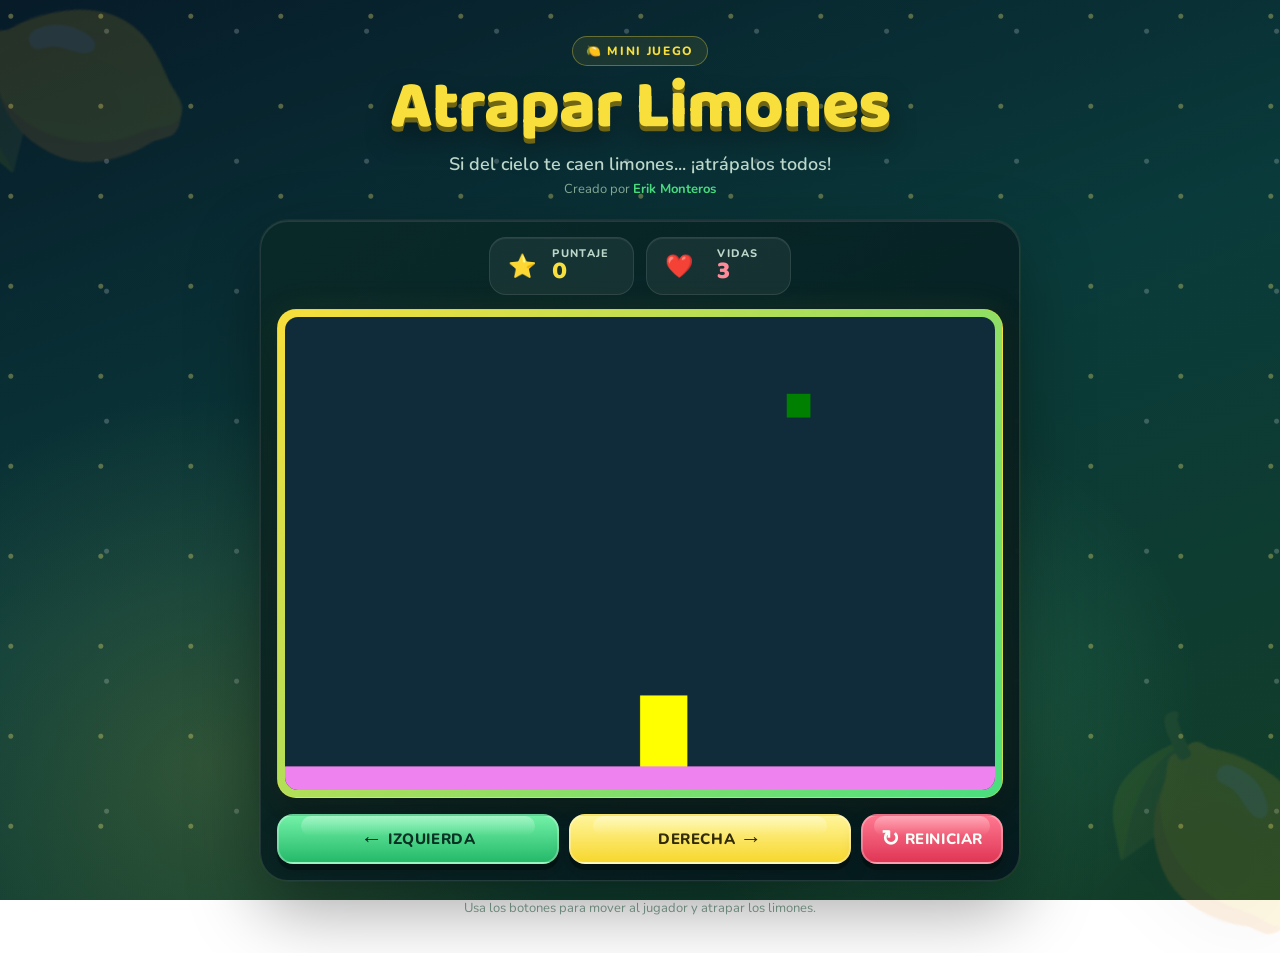
<file: index.html>
<!DOCTYPE html>
<html lang="es">

<head>
  <meta charset="UTF-8">

  <meta
    name="viewport"
    content="width=device-width, initial-scale=1.0"
  >

  <meta
    name="description"
    content="Atrapa los limones antes de que caigan y consigue el mejor puntaje."
  >

  <title>Atrapar Limones</title>

  <link rel="stylesheet" href="limones.css">

  <script src="utils.js"></script>
</head>

<body onload="iniciar()">

  <main class="contenedor">

    <header class="encabezado">

      <div class="insignia">
        🍋 MINI JUEGO
      </div>

      <h1>Atrapar Limones</h1>

      <p class="subtitulo">
        Si del cielo te caen limones... ¡atrápalos todos!
      </p>

      <p class="autor">
        Creado por <strong>Erik Monteros</strong>
      </p>

    </header>

    <section
      class="tarjeta-juego"
      aria-label="Juego Atrapar Limones"
    >

      <div
        class="panel"
        aria-label="Marcador del juego"
      >

        <p class="dato">

          <span
            class="icono"
            aria-hidden="true"
          >
            ⭐
          </span>

          <span class="etiqueta">
            Puntaje
          </span>

          <span id="txtPuntaje">
            0
          </span>

        </p>

        <p class="dato">

          <span
            class="icono"
            aria-hidden="true"
          >
            ❤️
          </span>

          <span class="etiqueta">
            Vidas
          </span>

          <span id="txtVidas">
            3
          </span>

        </p>

      </div>

      <div class="marco-canvas">

        <canvas
          id="areaJuego"
          width="600"
          height="400"
        >
          Tu navegador no admite el elemento canvas.
        </canvas>

      </div>

      <div
        class="botones"
        aria-label="Controles del juego"
      >

        <button
          class="boton boton-movimiento"
          type="button"
          onclick="moverIzquierda()"
        >
          <span aria-hidden="true">←</span>
          Izquierda
        </button>

        <button
          class="boton boton-movimiento"
          type="button"
          onclick="moverDerecha()"
        >
          Derecha
          <span aria-hidden="true">→</span>
        </button>

        <button
          class="boton boton-reiniciar"
          type="button"
          onclick="reiniciarJuego()"
        >
          <span aria-hidden="true">↻</span>
          Reiniciar
        </button>

      </div>

    </section>

    <p class="ayuda">
      Usa los botones para mover al jugador y atrapar los limones.
    </p>

  </main>

  <script src="limones.js"></script>

</body>

</html>
</file>
<file: limones.css>
@import url("https://fonts.googleapis.com/css2?family=Baloo+2:wght@500;600;700;800&family=Nunito:wght@500;600;700;800&display=swap");

:root {
  --imagen-fondo: url("804c3b77-f735-4bc2-a51f-8b9843c9f149.png");
  --fondo-oscuro: #071a16;
  --fondo-medio: #0d2b22;
  --verde-claro: #4ade80;
  --limon: #f8df3c;
  --limon-claro: #fff7a6;
  --blanco: #f7fff9;
  --texto-suave: #bdd7ca;
  --sombra: rgba(0, 0, 0, 0.35);
}

* { box-sizing: border-box; }

body {
  min-height: 100vh;
  margin: 0;
  padding: 36px 20px;
  overflow-x: hidden;
  color: var(--blanco);
  font-family: "Nunito", Arial, sans-serif;
  text-align: center;
  background:
    radial-gradient(circle at 12% 18%, rgba(255, 241, 118, 0.32) 0 2px, transparent 3px),
    radial-gradient(circle at 82% 24%, rgba(255, 255, 255, 0.20) 0 2px, transparent 3px),
    radial-gradient(circle at 72% 78%, rgba(109, 242, 166, 0.18), transparent 24%),
    radial-gradient(circle at 16% 85%, rgba(248, 223, 60, 0.15), transparent 28%),
    linear-gradient(160deg, #071b29 0%, #0a3b3b 48%, #123d27 100%);
  background-size: 90px 90px, 130px 130px, auto, auto, auto;
  background-attachment: fixed;
}

body::before, body::after {
  position: fixed;
  z-index: -1;
  color: rgba(248, 223, 60, 0.12);
  font-size: 190px;
  content: "🍋";
  filter: blur(0.5px) drop-shadow(0 18px 30px rgba(0, 0, 0, 0.22));
}

body::before { top: -45px; left: -55px; transform: rotate(-18deg); }
body::after { right: -55px; bottom: -55px; transform: rotate(22deg); }

.contenedor { width: min(100%, 760px); margin: 0 auto; }
.encabezado { margin-bottom: 22px; }

.insignia {
  display: inline-block;
  margin-bottom: 8px;
  padding: 6px 13px;
  border: 1px solid rgba(248, 223, 60, 0.34);
  border-radius: 999px;
  color: var(--limon);
  background: rgba(248, 223, 60, 0.08);
  font-size: 12px;
  font-weight: 800;
  letter-spacing: 1.7px;
}

h1 {
  margin: 0;
  color: var(--limon);
  font-family: "Baloo 2", Arial, sans-serif;
  font-size: clamp(42px, 8vw, 68px);
  font-weight: 800;
  line-height: 1;
  letter-spacing: -1px;
  text-shadow: 0 5px 0 #6f6513, 0 12px 28px rgba(0, 0, 0, 0.4);
}

.subtitulo { margin: 10px 0 4px; color: var(--texto-suave); font-size: clamp(15px, 3vw, 18px); font-weight: 600; }
.autor { margin: 0; color: #86aa98; font-size: 13px; }
.autor strong { color: var(--verde-claro); }

.tarjeta-juego {
  padding: 16px;
  border: 1px solid rgba(255, 255, 255, 0.11);
  border-radius: 28px;
  background: linear-gradient(145deg, rgba(10, 41, 40, 0.91), rgba(5, 24, 29, 0.92));
  box-shadow: 0 28px 70px var(--sombra), 0 0 0 1px rgba(248, 223, 60, 0.06), inset 0 1px 0 rgba(255, 255, 255, 0.1);
  backdrop-filter: blur(12px);
}

.panel { display: flex; gap: 12px; justify-content: center; margin-bottom: 14px; }

.dato {
  display: grid;
  grid-template-columns: auto auto;
  grid-template-rows: auto auto;
  min-width: 145px;
  margin: 0;
  padding: 10px 18px;
  border: 1px solid rgba(255, 255, 255, 0.1);
  border-radius: 17px;
  text-align: left;
  background: rgba(255, 255, 255, 0.06);
  box-shadow: inset 0 1px 0 rgba(255, 255, 255, 0.07);
}

.icono { grid-row: 1 / 3; align-self: center; margin-right: 10px; font-size: 23px; }
.etiqueta { color: var(--texto-suave); font-size: 11px; font-weight: 800; line-height: 1; letter-spacing: 1.3px; text-transform: uppercase; }

#txtPuntaje, #txtVidas { font-family: "Baloo 2", Arial, sans-serif; font-size: 25px; font-weight: 800; line-height: 1; }
#txtPuntaje { color: var(--limon); }
#txtVidas { color: #ff8b9a; }

.marco-canvas {
  padding: 7px;
  overflow: hidden;
  border: 1px solid rgba(248, 223, 60, 0.35);
  border-radius: 19px;
  background: linear-gradient(135deg, var(--limon), var(--verde-claro));
  box-shadow: 0 12px 32px rgba(0, 0, 0, 0.3), 0 0 35px rgba(248, 223, 60, 0.08);
}

canvas { display: block; width: 100%; height: auto; border-radius: 13px; background-color: #102b3a; }
.botones { display: grid; grid-template-columns: 1fr 1fr auto; gap: 10px; margin-top: 16px; }

.boton {
  position: relative;
  overflow: hidden;
  min-height: 50px;
  padding: 10px 18px;
  border: 2px solid rgba(255, 255, 255, 0.28);
  border-radius: 16px;
  color: #0b211a;
  font-family: "Nunito", Arial, sans-serif;
  font-size: 15px;
  font-weight: 800;
  cursor: pointer;
  text-transform: uppercase;
  letter-spacing: 0.6px;
  box-shadow: 0 6px 0 rgba(0, 0, 0, 0.3), 0 10px 20px rgba(0, 0, 0, 0.18);
  transition: transform 150ms ease, box-shadow 150ms ease, filter 150ms ease;
}

.boton::before {
  position: absolute;
  top: 0;
  left: 8%;
  width: 84%;
  height: 42%;
  border-radius: 999px;
  background: linear-gradient(rgba(255, 255, 255, 0.35), transparent);
  content: "";
  pointer-events: none;
}

.boton span { display: inline-block; font-size: 22px; line-height: 0; vertical-align: -2px; }
.boton-movimiento:first-child { color: #063022; background: linear-gradient(180deg, #72f1a7, #25b96a); }
.boton-movimiento:nth-child(2) { color: #302903; background: linear-gradient(180deg, #fff59a, #f7d72e); }
.boton-reiniciar { color: var(--blanco); background: linear-gradient(180deg, #ff7890, #df3655); }
.boton:hover { filter: brightness(1.12) saturate(1.08); transform: translateY(-3px) scale(1.01); box-shadow: 0 9px 0 rgba(0, 0, 0, 0.28), 0 14px 25px rgba(0, 0, 0, 0.22); }
.boton:active { transform: translateY(4px); box-shadow: 0 2px 0 rgba(0, 0, 0, 0.28); }
.boton:focus-visible { outline: 3px solid var(--blanco); outline-offset: 3px; }
.ayuda { margin: 18px 0 0; color: #81a393; font-size: 13px; }

@media (max-width: 560px) {
  body { padding: 24px 12px; }
  .tarjeta-juego { padding: 11px; border-radius: 21px; }
  .panel { gap: 8px; }
  .dato { min-width: 0; width: 50%; padding: 9px 12px; }
  .botones { grid-template-columns: 1fr 1fr; }
  .boton-reiniciar { grid-column: 1 / -1; }
}

@media (prefers-reduced-motion: reduce) { .boton { transition: none; } }
</file>
